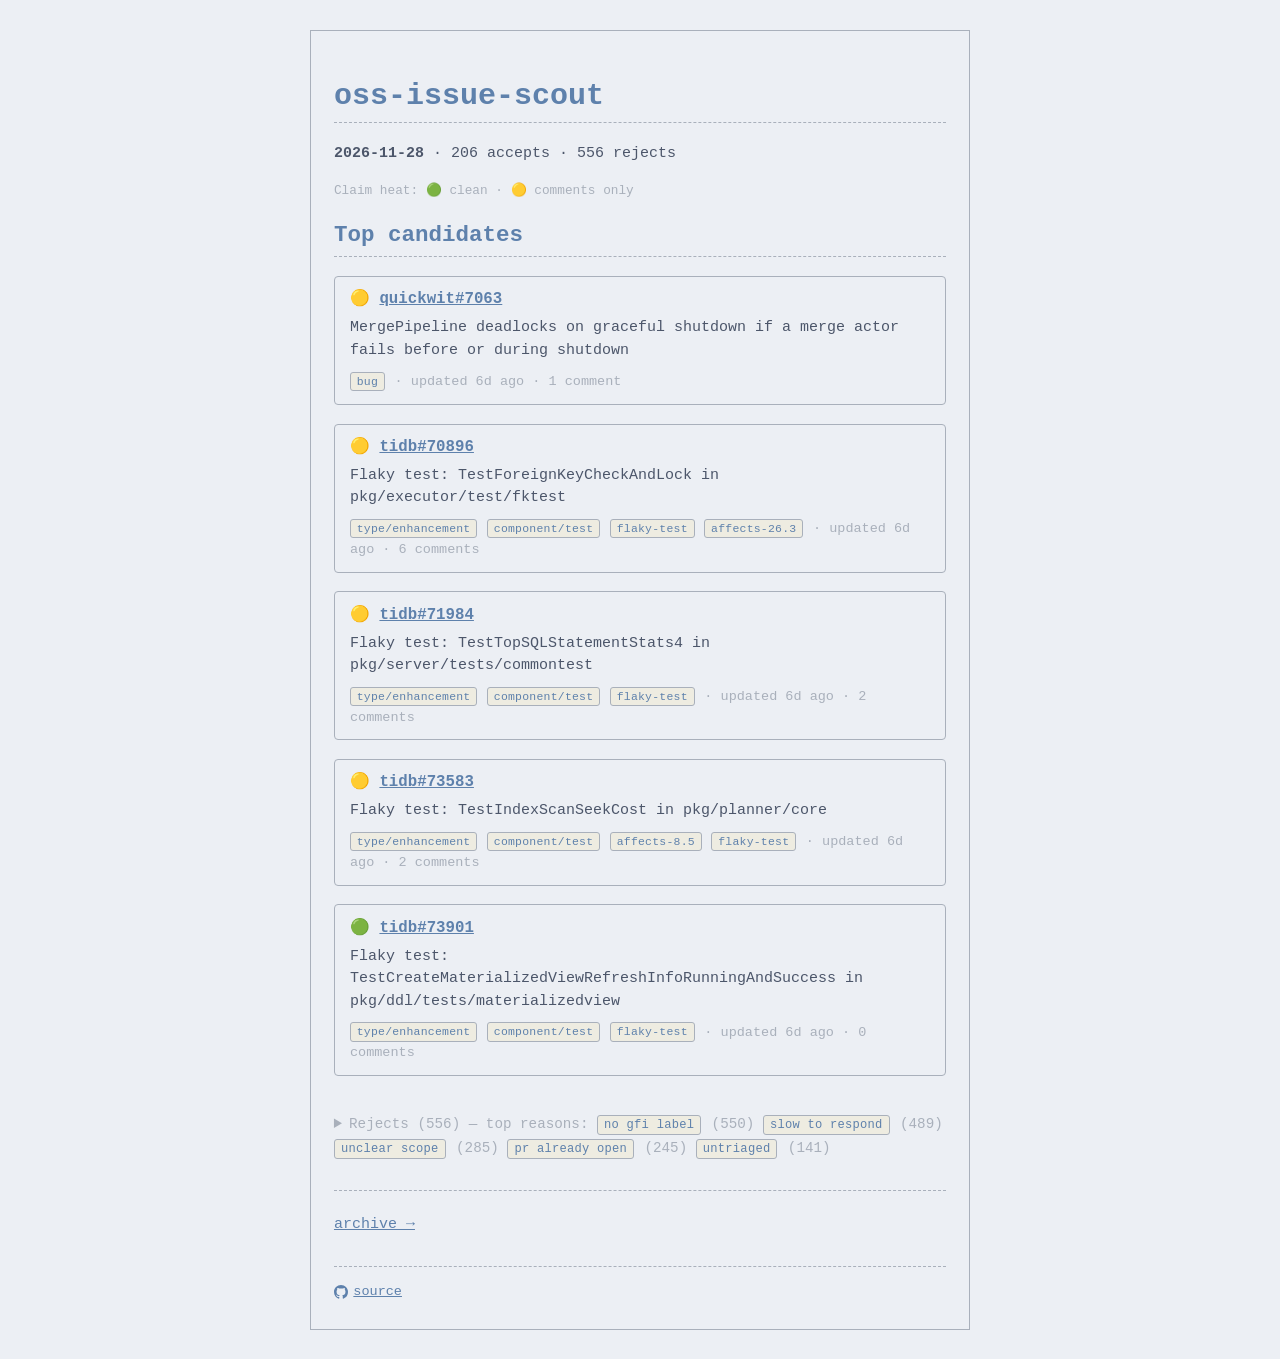
<file: docs/index.html>
<!doctype html>
<html lang="en">
<head>
<meta charset="utf-8">
<title>oss-issue-scout</title>
<link rel="stylesheet" href="style.css">
</head>
<body>
<main>
<h1>oss-issue-scout</h1>
<section id="report"><p><em>Loading…</em></p></section>
<hr>
<p><a href="history/">archive →</a></p>
<footer>
  <a target="_blank" rel="noopener noreferrer" href="https://github.com/zuccamia/oss-issue-scout">
    <svg class="gh" viewBox="0 0 16 16" width="14" height="14" aria-hidden="true"><path fill="currentColor" d="M8 0C3.58 0 0 3.58 0 8c0 3.54 2.29 6.53 5.47 7.59.4.07.55-.17.55-.38 0-.19-.01-.82-.01-1.49-2.01.37-2.53-.49-2.69-.94-.09-.23-.48-.94-.82-1.13-.28-.15-.68-.52-.01-.53.63-.01 1.08.58 1.23.82.72 1.21 1.87.87 2.33.66.07-.52.28-.87.51-1.07-1.78-.2-3.64-.89-3.64-3.95 0-.87.31-1.59.82-2.15-.08-.2-.36-1.02.08-2.12 0 0 .67-.21 2.2.82.64-.18 1.32-.27 2-.27s1.36.09 2 .27c1.53-1.04 2.2-.82 2.2-.82.44 1.1.16 1.92.08 2.12.51.56.82 1.27.82 2.15 0 3.07-1.87 3.75-3.65 3.95.29.25.54.73.54 1.48 0 1.07-.01 1.93-.01 2.2 0 .21.15.46.55.38A8.013 8.013 0 0 0 16 8c0-4.42-3.58-8-8-8z"/></svg>
    source
  </a>
</footer>
</main>
<script src="js/render.js"></script>
<script src="js/home.js"></script>
</body>
</html>
</file>
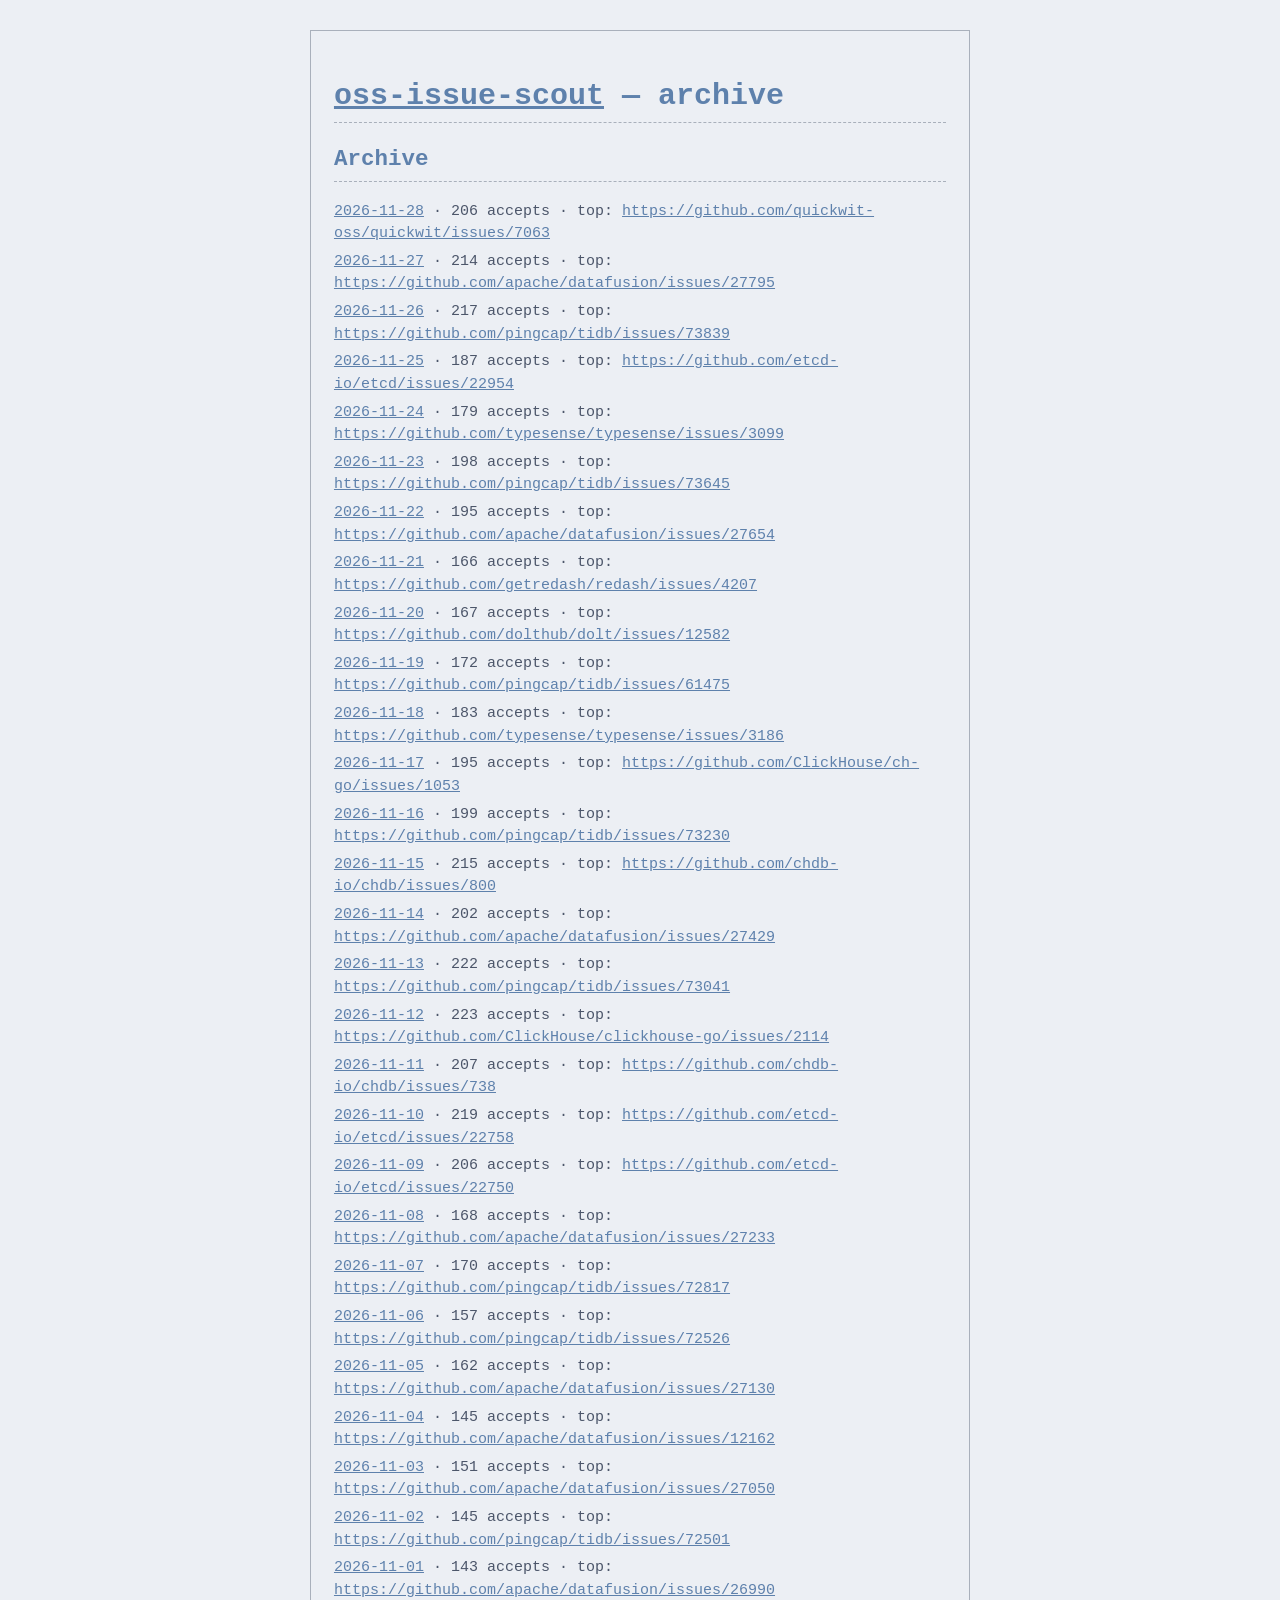
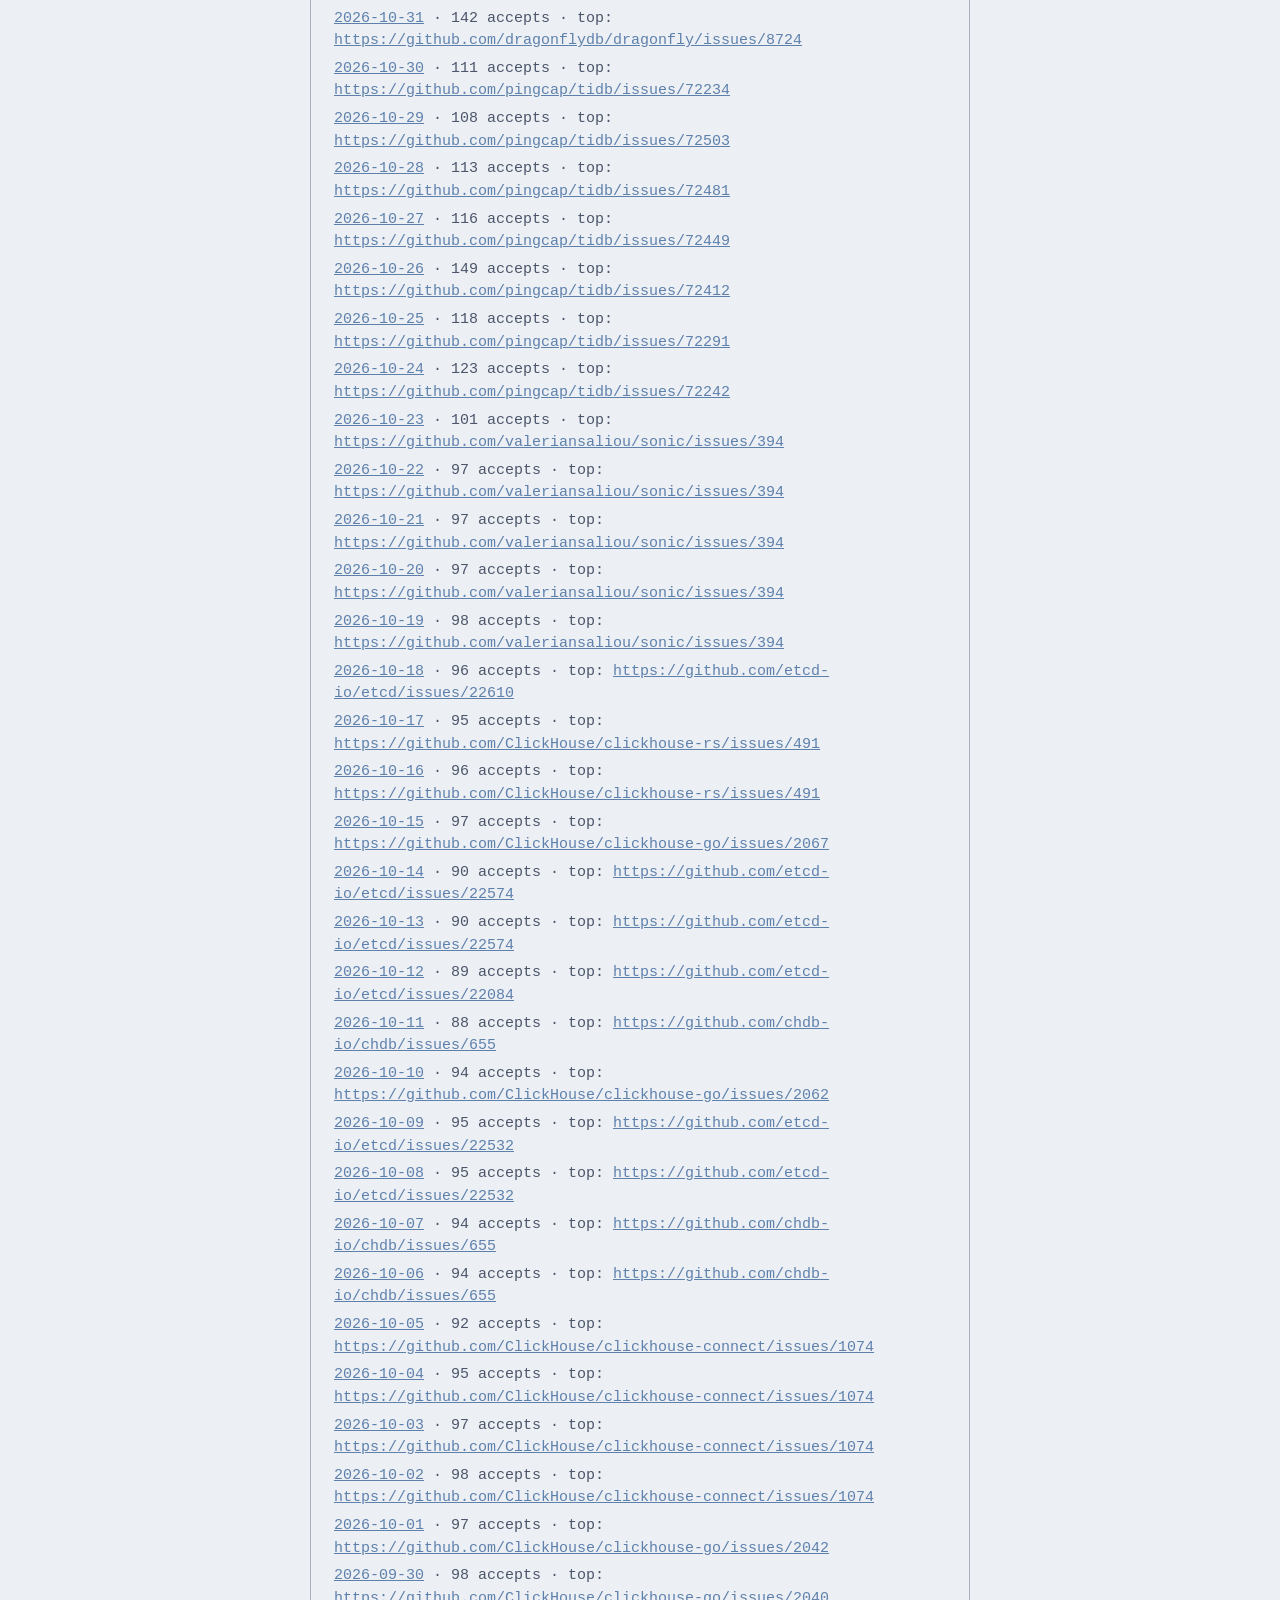
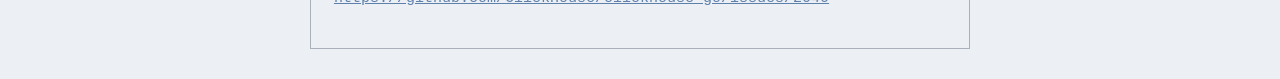
<file: docs/history/index.html>
<!doctype html>
<html lang="en">
<head>
<meta charset="utf-8">
<title>oss-issue-scout — archive</title>
<link rel="stylesheet" href="../style.css">
</head>
<body>
<main>
<h1><a href="../">oss-issue-scout</a> — archive</h1>
<section id="report"><p><em>Loading…</em></p></section>
</main>
<script src="../js/render.js"></script>
<script src="../js/archive.js"></script>
</body>
</html>
</file>
<file: docs/style.css>
:root {
  --bg: #eceff4;
  --fg: #4c566a;
  --dim: #a9b0bb;
  --accent: #5e81ac;
  --accent-soft: rgba(94, 129, 172, .12);
}
html, body {
  background: var(--bg);
  color: var(--fg);
  font: 15px/1.5 ui-monospace, "SF Mono", Menlo, Consolas, monospace;
}
body { margin: 0; }
main {
  max-width: 68ch;
  margin: 2rem auto;
  padding: 1.5rem;
  border: 1px solid var(--dim);
}
h1, h2, h3 {
  color: var(--accent);
  border-bottom: 1px dashed var(--dim);
  padding-bottom: .25rem;
}
a { color: var(--accent); }
a:hover { background: var(--accent); color: #fff; text-decoration: none; }
blockquote {
  border-left: 3px solid var(--dim);
  margin: 0 0 1rem;
  padding-left: 1rem;
  color: var(--dim);
}
hr { border: none; border-top: 1px dashed var(--dim); margin: 1.5rem 0; }
pre { background: rgba(255, 255, 255, .04); padding: 0 .25em; }
code {
  display: inline-block;
  background: rgba(255, 207, 59, .1);
  color: var(--accent);
  border: 1px solid var(--dim);
  border-radius: 3px;
  padding: 0 .5em;
  margin: .15em .15em .15em 0;
  font-size: .85em;
  text-transform: lowercase;
  letter-spacing: .02em;
}
.legend { font-size: .85em; color: var(--dim); }
.card {
  margin: 1.25rem 0;
  padding: .75rem 1rem;
  border: 1px solid var(--dim);
  border-radius: 4px;
}
.card header { font-size: 1.05em; margin-bottom: .35em; }
.card .title { margin: .25em 0 .5em; color: var(--fg); }
.card .meta { margin: 0; font-size: .9em; color: var(--dim); }
ul.archive { list-style: none; padding-left: 0; }
ul.archive li { margin: .35em 0; }
.rejects { margin-top: 2rem; }
.rejects summary { cursor: pointer; color: var(--dim); font-size: .95em; padding: .5em 0; }
.rejects summary:hover { color: var(--fg); }
.rejects-list { list-style: none; padding-left: 0; font-size: .9em; }
.rejects-list li { margin: .4em 0; color: var(--dim); }
.rejects-list a { color: var(--fg); }
footer { margin-top: 2rem; padding-top: 1rem; border-top: 1px dashed var(--dim); font-size: .9em; color: var(--dim); }
footer a { display: inline-flex; align-items: center; gap: .4em; }
footer .gh { vertical-align: -2px; }
</file>
